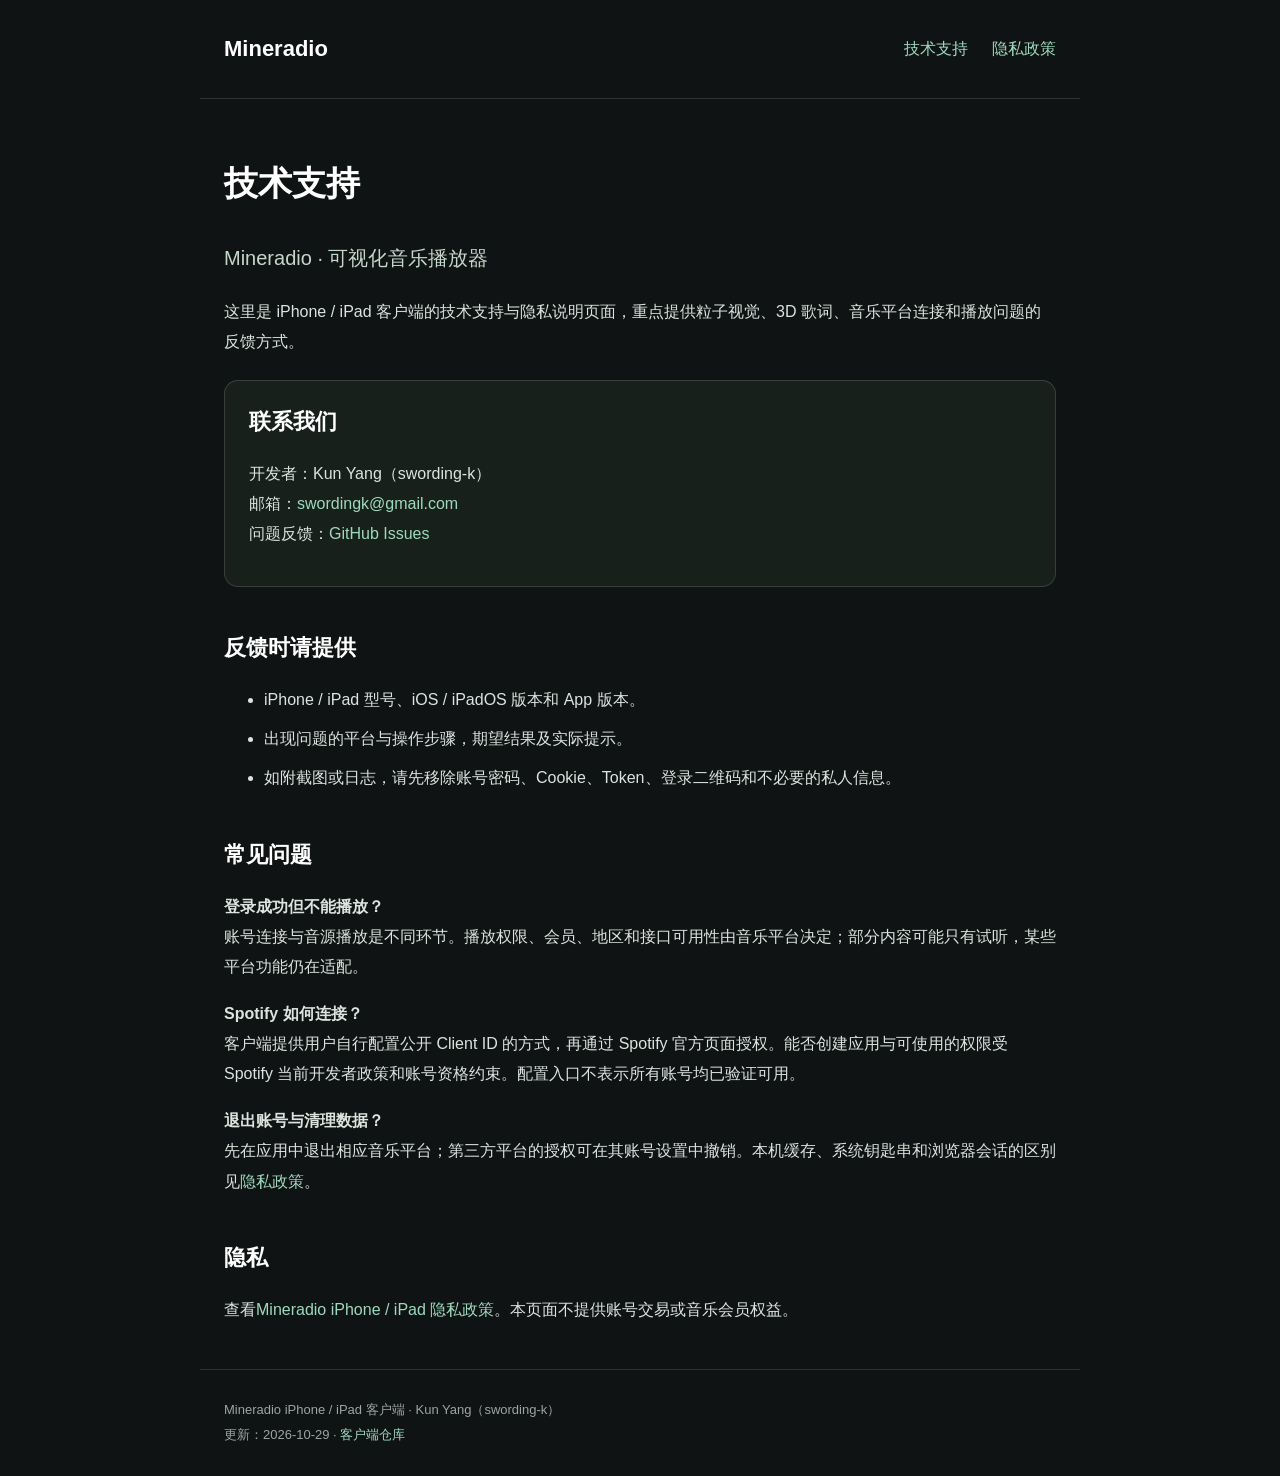
<file: index.html>
<!doctype html><html lang="zh-Hans"><head><meta charset="utf-8"><meta name="viewport" content="width=device-width,initial-scale=1"><title>技术支持 · Mineradio</title><meta name="description" content="Mineradio iPhone 与 iPad 客户端技术支持及隐私政策"><style>*{box-sizing:border-box}body{margin:0;background:#101313;color:#dce4df;font:16px/1.9 -apple-system,BlinkMacSystemFont,"PingFang SC",sans-serif}header,main,footer{max-width:880px;margin:auto;padding:28px 24px}header{display:flex;gap:24px;align-items:center;border-bottom:1px solid #ffffff20}header strong{margin-right:auto;color:#fff;font-size:22px}a{color:#9ed9bf;text-decoration:none;overflow-wrap:anywhere}a:hover{text-decoration:underline}h1{font-size:34px;line-height:1.3;color:#fff;margin:34px 0}h2{color:#fff;margin:40px 0 16px;font-size:22px}p,li{overflow-wrap:anywhere}li{margin:9px 0}footer{color:#9ba6a0;border-top:1px solid #ffffff20;font-size:13px}.lead{font-size:20px;color:#c5d7cb}.card{border:1px solid #ffffff24;border-radius:14px;padding:20px 24px;background:#17201b;margin:22px 0}@media(max-width:550px){header{gap:14px}header strong{font-size:18px}h1{font-size:28px}}</style></head><body><header><strong>Mineradio</strong><a href="./">技术支持</a><a href="privacy.html">隐私政策</a></header><main><h1>技术支持</h1><p class="lead">Mineradio · 可视化音乐播放器</p><p>这里是 iPhone / iPad 客户端的技术支持与隐私说明页面，重点提供粒子视觉、3D 歌词、音乐平台连接和播放问题的反馈方式。</p><div class="card"><h2 style="margin-top:0">联系我们</h2><p>开发者：Kun Yang（swording-k）<br>邮箱：<a href="mailto:swordingk@gmail.com">swordingk@gmail.com</a><br>问题反馈：<a href="https://github.com/swording-k/mineradio-ios/issues">GitHub Issues</a></p></div><h2>反馈时请提供</h2><ul><li>iPhone / iPad 型号、iOS / iPadOS 版本和 App 版本。</li><li>出现问题的平台与操作步骤，期望结果及实际提示。</li><li>如附截图或日志，请先移除账号密码、Cookie、Token、登录二维码和不必要的私人信息。</li></ul><h2>常见问题</h2><p><strong>登录成功但不能播放？</strong><br>账号连接与音源播放是不同环节。播放权限、会员、地区和接口可用性由音乐平台决定；部分内容可能只有试听，某些平台功能仍在适配。</p><p><strong>Spotify 如何连接？</strong><br>客户端提供用户自行配置公开 Client ID 的方式，再通过 Spotify 官方页面授权。能否创建应用与可使用的权限受 Spotify 当前开发者政策和账号资格约束。配置入口不表示所有账号均已验证可用。</p><p><strong>退出账号与清理数据？</strong><br>先在应用中退出相应音乐平台；第三方平台的授权可在其账号设置中撤销。本机缓存、系统钥匙串和浏览器会话的区别见<a href="privacy.html">隐私政策</a>。</p><h2>隐私</h2><p>查看<a href="privacy.html">Mineradio iPhone / iPad 隐私政策</a>。本页面不提供账号交易或音乐会员权益。</p></main><footer>Mineradio iPhone / iPad 客户端 · Kun Yang（swording-k）<br>更新：2026-10-29 · <a href="https://github.com/swording-k/mineradio-ios">客户端仓库</a></footer></body></html>
</file>
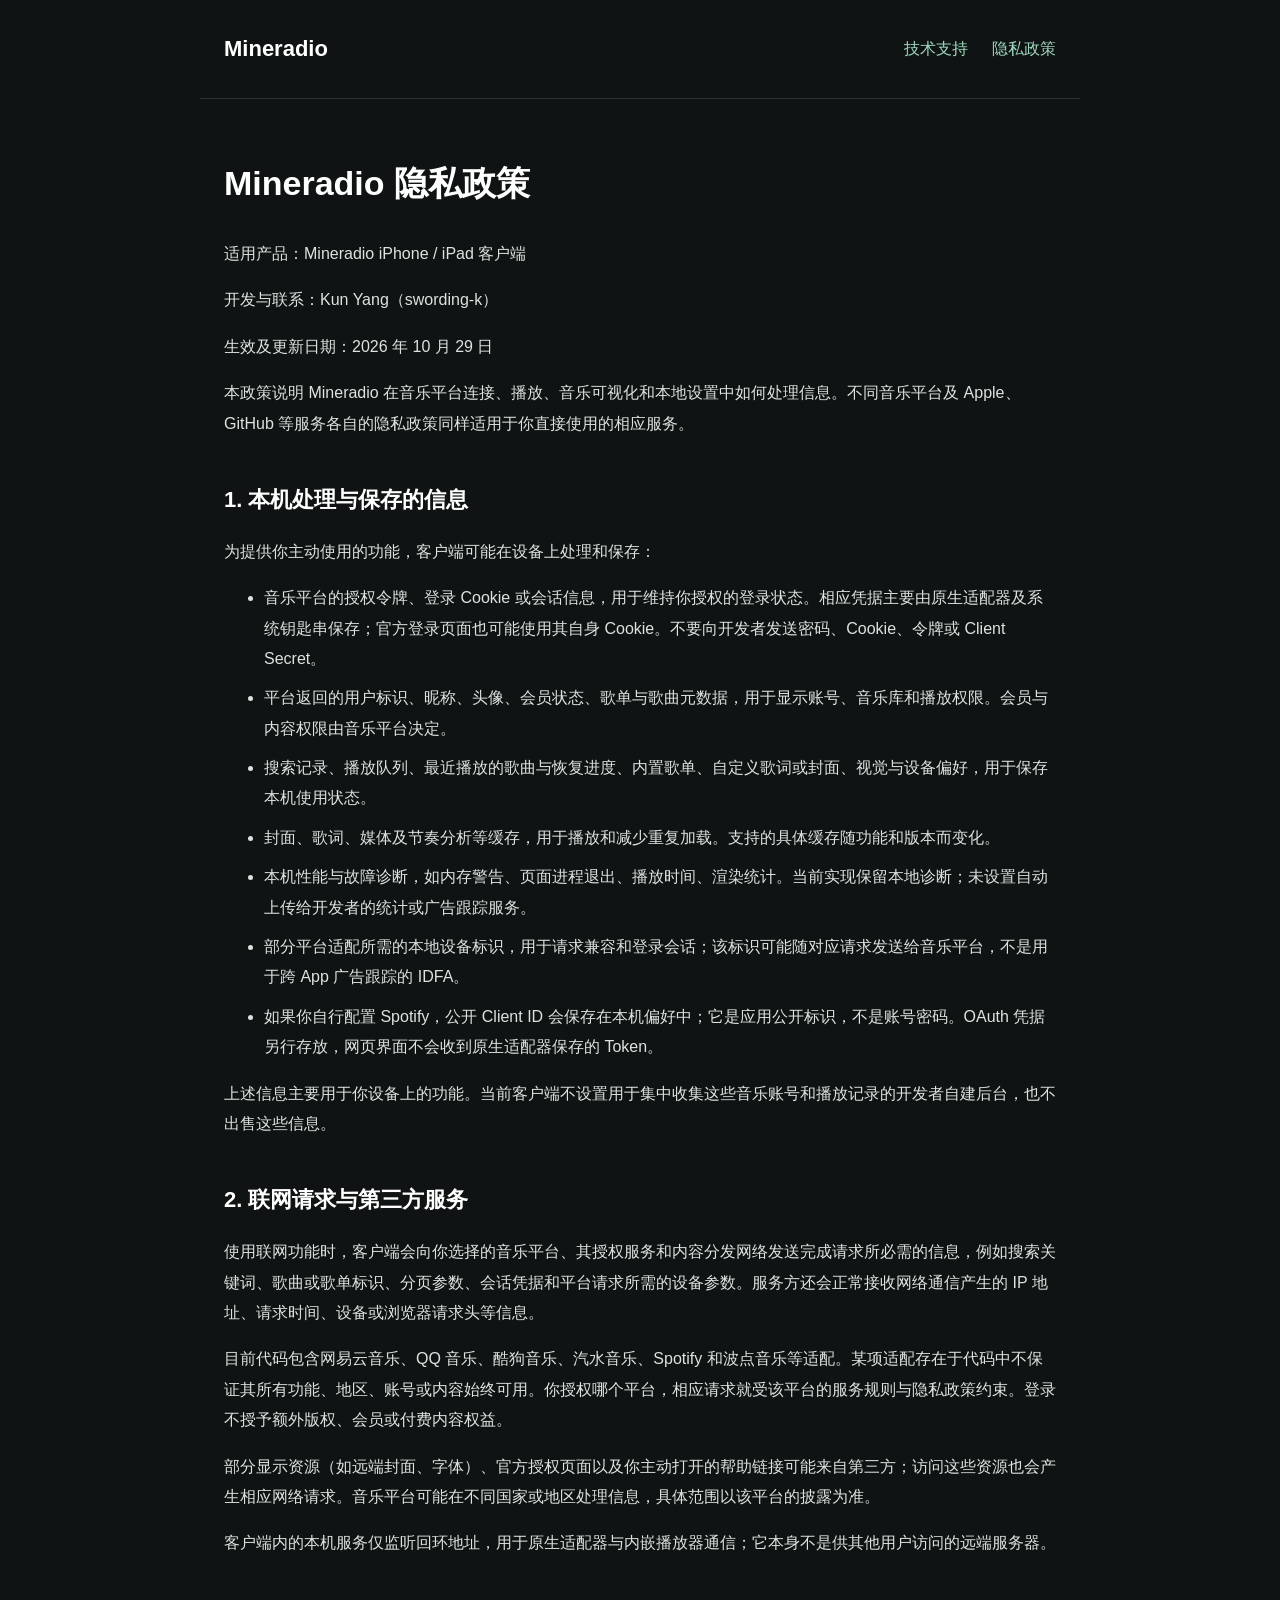
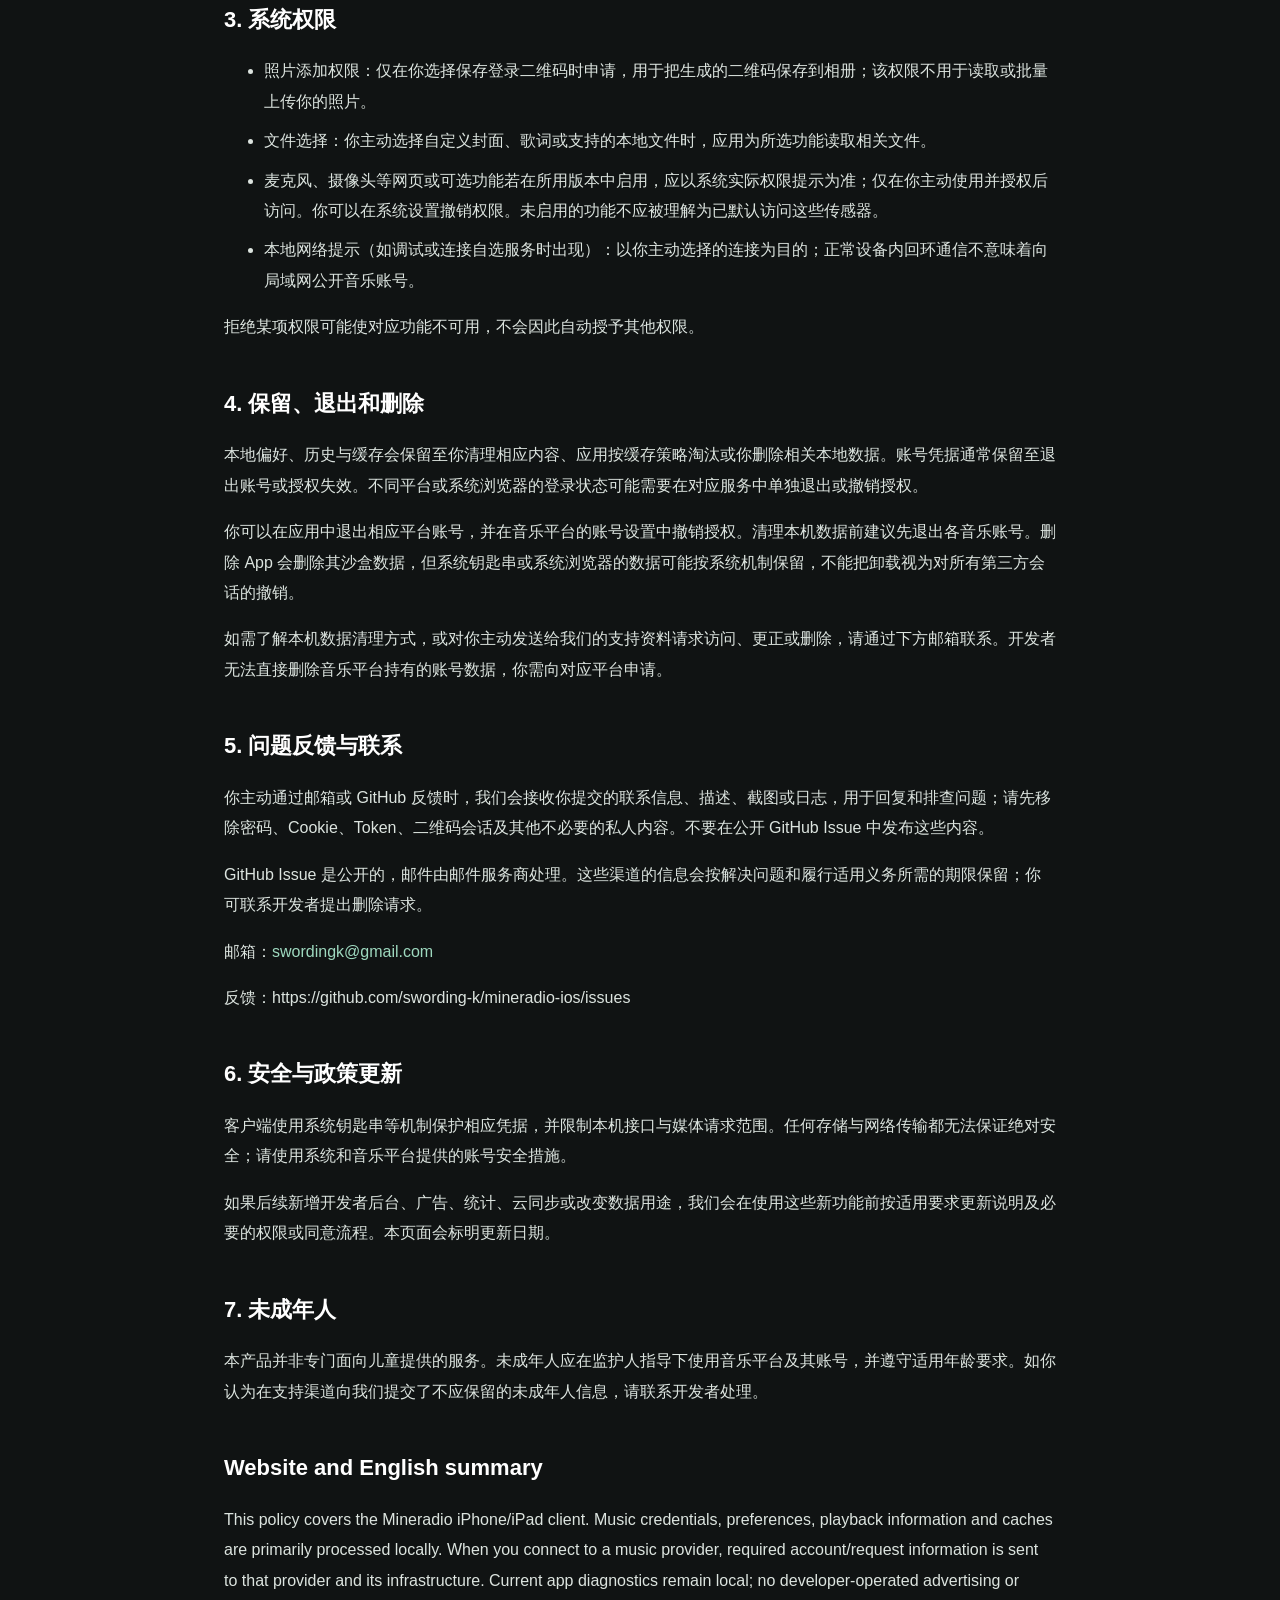
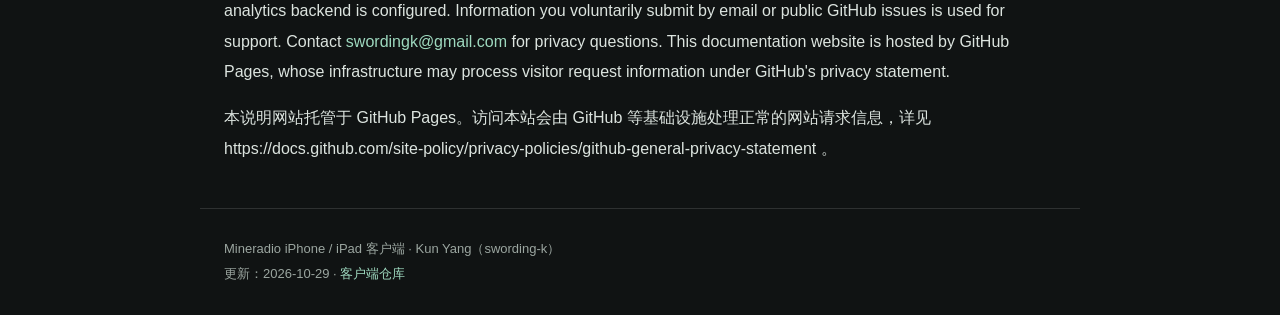
<file: privacy.html>
<!doctype html><html lang="zh-Hans"><head><meta charset="utf-8"><meta name="viewport" content="width=device-width,initial-scale=1"><title>隐私政策 · Mineradio</title><meta name="description" content="Mineradio iPhone 与 iPad 客户端技术支持及隐私政策"><style>*{box-sizing:border-box}body{margin:0;background:#101313;color:#dce4df;font:16px/1.9 -apple-system,BlinkMacSystemFont,"PingFang SC",sans-serif}header,main,footer{max-width:880px;margin:auto;padding:28px 24px}header{display:flex;gap:24px;align-items:center;border-bottom:1px solid #ffffff20}header strong{margin-right:auto;color:#fff;font-size:22px}a{color:#9ed9bf;text-decoration:none;overflow-wrap:anywhere}a:hover{text-decoration:underline}h1{font-size:34px;line-height:1.3;color:#fff;margin:34px 0}h2{color:#fff;margin:40px 0 16px;font-size:22px}p,li{overflow-wrap:anywhere}li{margin:9px 0}footer{color:#9ba6a0;border-top:1px solid #ffffff20;font-size:13px}.lead{font-size:20px;color:#c5d7cb}.card{border:1px solid #ffffff24;border-radius:14px;padding:20px 24px;background:#17201b;margin:22px 0}@media(max-width:550px){header{gap:14px}header strong{font-size:18px}h1{font-size:28px}}</style></head><body><header><strong>Mineradio</strong><a href="./">技术支持</a><a href="privacy.html">隐私政策</a></header><main><h1>Mineradio 隐私政策</h1>
<p>适用产品：Mineradio iPhone / iPad 客户端</p>
<p>开发与联系：Kun Yang（swording-k）</p>
<p>生效及更新日期：2026 年 10 月 29 日</p>
<p>本政策说明 Mineradio 在音乐平台连接、播放、音乐可视化和本地设置中如何处理信息。不同音乐平台及 Apple、GitHub 等服务各自的隐私政策同样适用于你直接使用的相应服务。</p>
<h2>1. 本机处理与保存的信息</h2>
<p>为提供你主动使用的功能，客户端可能在设备上处理和保存：</p>
<ul>
<li>音乐平台的授权令牌、登录 Cookie 或会话信息，用于维持你授权的登录状态。相应凭据主要由原生适配器及系统钥匙串保存；官方登录页面也可能使用其自身 Cookie。不要向开发者发送密码、Cookie、令牌或 Client Secret。</li>
<li>平台返回的用户标识、昵称、头像、会员状态、歌单与歌曲元数据，用于显示账号、音乐库和播放权限。会员与内容权限由音乐平台决定。</li>
<li>搜索记录、播放队列、最近播放的歌曲与恢复进度、内置歌单、自定义歌词或封面、视觉与设备偏好，用于保存本机使用状态。</li>
<li>封面、歌词、媒体及节奏分析等缓存，用于播放和减少重复加载。支持的具体缓存随功能和版本而变化。</li>
<li>本机性能与故障诊断，如内存警告、页面进程退出、播放时间、渲染统计。当前实现保留本地诊断；未设置自动上传给开发者的统计或广告跟踪服务。</li>
<li>部分平台适配所需的本地设备标识，用于请求兼容和登录会话；该标识可能随对应请求发送给音乐平台，不是用于跨 App 广告跟踪的 IDFA。</li>
<li>如果你自行配置 Spotify，公开 Client ID 会保存在本机偏好中；它是应用公开标识，不是账号密码。OAuth 凭据另行存放，网页界面不会收到原生适配器保存的 Token。</li>
</ul>
<p>上述信息主要用于你设备上的功能。当前客户端不设置用于集中收集这些音乐账号和播放记录的开发者自建后台，也不出售这些信息。</p>
<h2>2. 联网请求与第三方服务</h2>
<p>使用联网功能时，客户端会向你选择的音乐平台、其授权服务和内容分发网络发送完成请求所必需的信息，例如搜索关键词、歌曲或歌单标识、分页参数、会话凭据和平台请求所需的设备参数。服务方还会正常接收网络通信产生的 IP 地址、请求时间、设备或浏览器请求头等信息。</p>
<p>目前代码包含网易云音乐、QQ 音乐、酷狗音乐、汽水音乐、Spotify 和波点音乐等适配。某项适配存在于代码中不保证其所有功能、地区、账号或内容始终可用。你授权哪个平台，相应请求就受该平台的服务规则与隐私政策约束。登录不授予额外版权、会员或付费内容权益。</p>
<p>部分显示资源（如远端封面、字体）、官方授权页面以及你主动打开的帮助链接可能来自第三方；访问这些资源也会产生相应网络请求。音乐平台可能在不同国家或地区处理信息，具体范围以该平台的披露为准。</p>
<p>客户端内的本机服务仅监听回环地址，用于原生适配器与内嵌播放器通信；它本身不是供其他用户访问的远端服务器。</p>
<h2>3. 系统权限</h2>
<ul>
<li>照片添加权限：仅在你选择保存登录二维码时申请，用于把生成的二维码保存到相册；该权限不用于读取或批量上传你的照片。</li>
<li>文件选择：你主动选择自定义封面、歌词或支持的本地文件时，应用为所选功能读取相关文件。</li>
<li>麦克风、摄像头等网页或可选功能若在所用版本中启用，应以系统实际权限提示为准；仅在你主动使用并授权后访问。你可以在系统设置撤销权限。未启用的功能不应被理解为已默认访问这些传感器。</li>
<li>本地网络提示（如调试或连接自选服务时出现）：以你主动选择的连接为目的；正常设备内回环通信不意味着向局域网公开音乐账号。</li>
</ul>
<p>拒绝某项权限可能使对应功能不可用，不会因此自动授予其他权限。</p>
<h2>4. 保留、退出和删除</h2>
<p>本地偏好、历史与缓存会保留至你清理相应内容、应用按缓存策略淘汰或你删除相关本地数据。账号凭据通常保留至退出账号或授权失效。不同平台或系统浏览器的登录状态可能需要在对应服务中单独退出或撤销授权。</p>
<p>你可以在应用中退出相应平台账号，并在音乐平台的账号设置中撤销授权。清理本机数据前建议先退出各音乐账号。删除 App 会删除其沙盒数据，但系统钥匙串或系统浏览器的数据可能按系统机制保留，不能把卸载视为对所有第三方会话的撤销。</p>
<p>如需了解本机数据清理方式，或对你主动发送给我们的支持资料请求访问、更正或删除，请通过下方邮箱联系。开发者无法直接删除音乐平台持有的账号数据，你需向对应平台申请。</p>
<h2>5. 问题反馈与联系</h2>
<p>你主动通过邮箱或 GitHub 反馈时，我们会接收你提交的联系信息、描述、截图或日志，用于回复和排查问题；请先移除密码、Cookie、Token、二维码会话及其他不必要的私人内容。不要在公开 GitHub Issue 中发布这些内容。</p>
<p>GitHub Issue 是公开的，邮件由邮件服务商处理。这些渠道的信息会按解决问题和履行适用义务所需的期限保留；你可联系开发者提出删除请求。</p>
<p>邮箱：<a href="mailto:swordingk@gmail.com">swordingk@gmail.com</a></p>
<p>反馈：https://github.com/swording-k/mineradio-ios/issues</p>
<h2>6. 安全与政策更新</h2>
<p>客户端使用系统钥匙串等机制保护相应凭据，并限制本机接口与媒体请求范围。任何存储与网络传输都无法保证绝对安全；请使用系统和音乐平台提供的账号安全措施。</p>
<p>如果后续新增开发者后台、广告、统计、云同步或改变数据用途，我们会在使用这些新功能前按适用要求更新说明及必要的权限或同意流程。本页面会标明更新日期。</p>
<h2>7. 未成年人</h2>
<p>本产品并非专门面向儿童提供的服务。未成年人应在监护人指导下使用音乐平台及其账号，并遵守适用年龄要求。如你认为在支持渠道向我们提交了不应保留的未成年人信息，请联系开发者处理。</p>
<h2>Website and English summary</h2>
<p>This policy covers the Mineradio iPhone/iPad client. Music credentials, preferences, playback information and caches are primarily processed locally. When you connect to a music provider, required account/request information is sent to that provider and its infrastructure. Current app diagnostics remain local; no developer-operated advertising or analytics backend is configured. Information you voluntarily submit by email or public GitHub issues is used for support. Contact <a href="mailto:swordingk@gmail.com">swordingk@gmail.com</a> for privacy questions. This documentation website is hosted by GitHub Pages, whose infrastructure may process visitor request information under GitHub&#x27;s privacy statement.</p>
<p>本说明网站托管于 GitHub Pages。访问本站会由 GitHub 等基础设施处理正常的网站请求信息，详见 https://docs.github.com/site-policy/privacy-policies/github-general-privacy-statement 。</p></main><footer>Mineradio iPhone / iPad 客户端 · Kun Yang（swording-k）<br>更新：2026-10-29 · <a href="https://github.com/swording-k/mineradio-ios">客户端仓库</a></footer></body></html>
</file>
